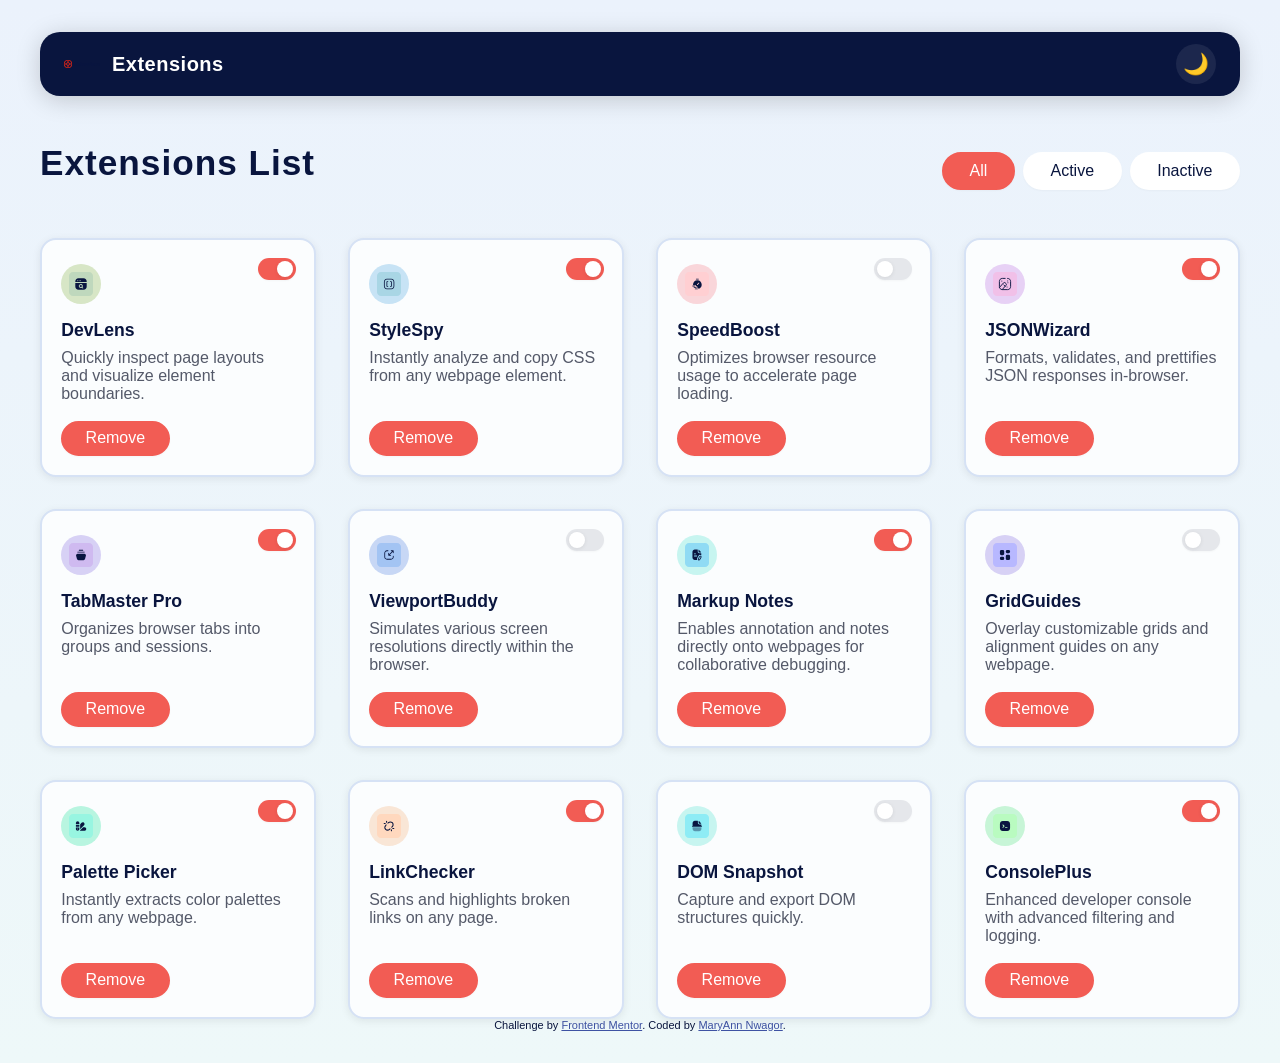
<file: index.html>
<!DOCTYPE html>
<html lang="en">
  <head>
    <meta charset="UTF-8" />
    <meta name="viewport" content="width=device-width, initial-scale=1.0" />
    <!-- displays site properly based on user's device -->

    <link
      rel="icon"
      type="image/png"
      sizes="32x32"
      href="./assets/images/favicon-32x32.png"
    />

    <title>Frontend Mentor | Browser extensions manager UI</title>

    <link rel="stylesheet" href="style.css" />
    <style>
      .attribution {
        font-size: 11px;
        text-align: center;
      }
      .attribution a {
        color: hsl(228, 45%, 44%);
      }
    </style>
  </head>
  <body>
    <div class="container">
      <!-- Top bar: logo, title, theme toggle -->
      <div class="topbar">
        <div class="topbar-left">
          <img src="./assets/images/logo.svg" alt="Extensions Logo" class="logo" />
          <span class="topbar-title">Extensions</span>
        </div>
        <button id="theme-toggle" aria-label="Toggle dark/light theme" class="theme-btn">🌙</button>
      </div>
      <!-- Main header and filters -->
      <header>
        <div class="header-flex">
          <h1>Extensions List</h1>
          <div class="filters">
            <button id="filter-all" class="active">All</button>
            <button id="filter-active">Active</button>
            <button id="filter-inactive">Inactive</button>
          </div>
        </div>
      </header>
      <!-- Main extension cards grid -->
      <main id="extensions-container"></main>
      <!-- Attribution footer -->
      <div class="attribution">
        Challenge by
        <a href="https://www.frontendmentor.io?ref=challenge">Frontend Mentor</a>.
        Coded by <a href="#">MaryAnn Nwagor</a>.
      </div>
      <script src="script.js"></script>
    </div>
  </body>
</html>
</file>
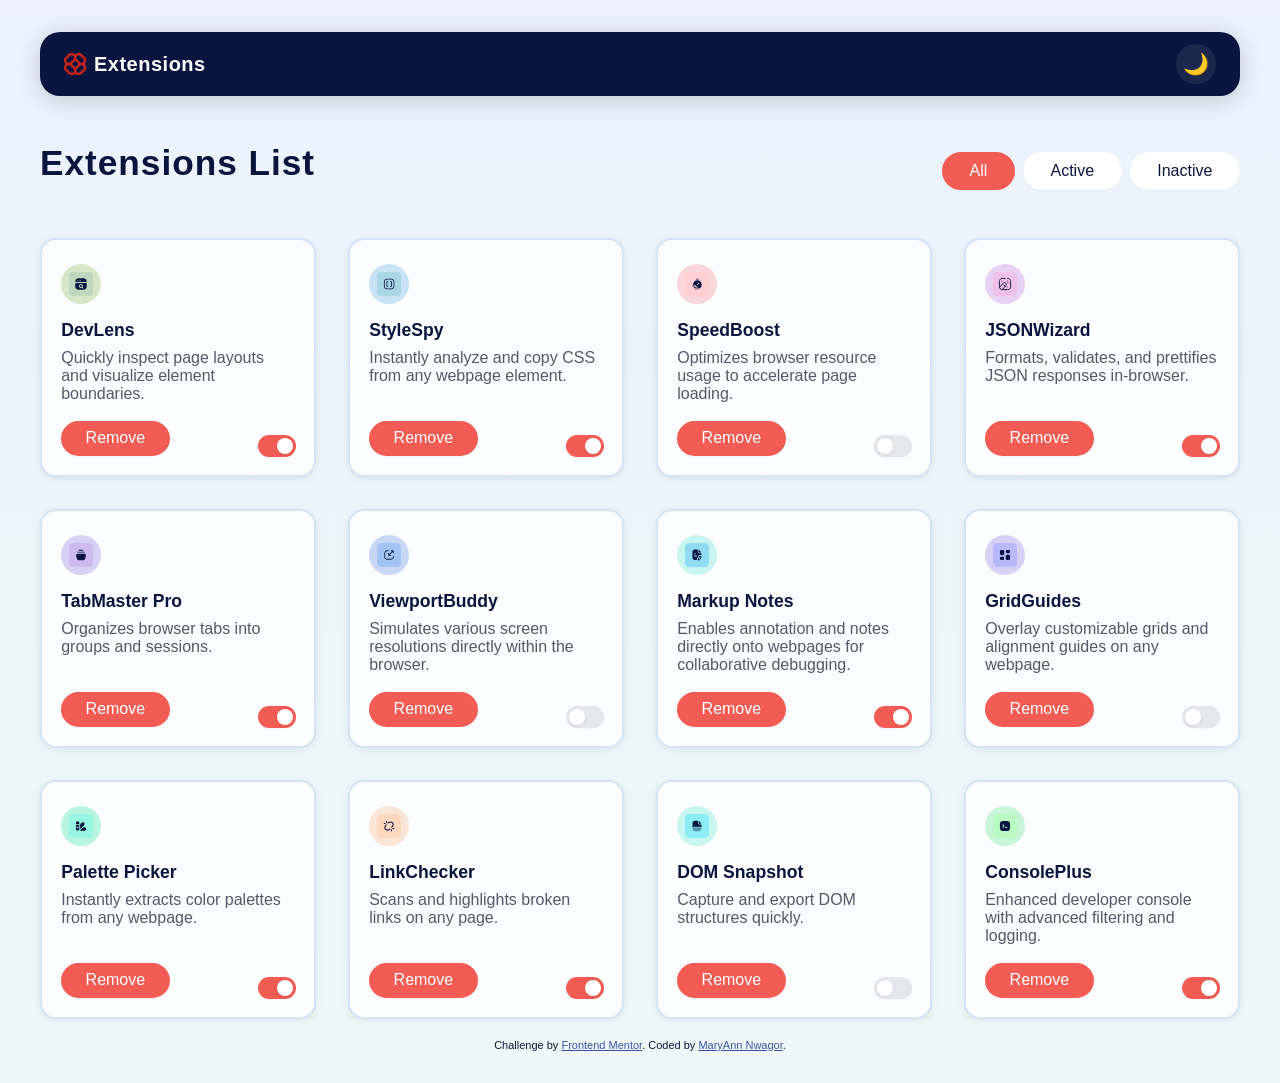
<file: docs/index.html>
<!DOCTYPE html>
<html lang="en">
  <head>
    <meta charset="UTF-8" />
    <meta name="viewport" content="width=device-width, initial-scale=1.0" />
    <!-- displays site properly based on user's device -->

    <link
      rel="icon"
      type="image/png"
      sizes="32x32"
      href="./assets/images/favicon-32x32.png"
    />

    <title>Frontend Mentor | Browser extensions manager UI</title>

    <link rel="stylesheet" href="style.css" />
    <style>
      .attribution {
        font-size: 11px;
        text-align: center;
      }
      .attribution a {
        color: hsl(228, 45%, 44%);
      }
    </style>
  </head>
  <body>
    <div class="container">
      <!-- Top bar: logo, title, theme toggle -->
      <div class="topbar">
        <div class="topbar-left">
          <img src="assets/images/logo.svg" alt="Extensions Logo" class="logo" />
          <span class="topbar-title">Extensions</span>
        </div>
        <button id="theme-toggle" aria-label="Toggle dark/light theme" class="theme-btn">🌙</button>
      </div>
      <!-- Main header and filters -->
      <header>
        <div class="header-flex">
          <h1>Extensions List</h1>
          <div class="filters">
            <button id="filter-all" class="active">All</button>
            <button id="filter-active">Active</button>
            <button id="filter-inactive">Inactive</button>
          </div>
        </div>
      </header>
      <!-- Main extension cards grid -->
      <main id="extensions-container"></main>
      <!-- Attribution footer -->
      <div class="attribution">
        Challenge by
        <a href="https://www.frontendmentor.io?ref=challenge">Frontend Mentor</a>.
        Coded by <a href="#">MaryAnn Nwagor</a>.
      </div>
      <script src="script.js"></script>
    </div>
  </body>
</html>
</file>
<file: style.css>
/* =========================
   Global & Variables
   ========================= */
* {
  margin: 0;
  padding: 0;
  box-sizing: border-box;
}

/* Color and gradient variables from style guide */
:root {
  --background: var(--light-gradient);
  --header-bg: #fff;
  --card-bg: var(--neutral-0);
  --card-border: var(--neutral-200);
  --text-main: var(--neutral-900);
  --text-secondary: var(--neutral-600);
  --filter-bg: #fff;
  --filter-active-bg: var(--red-400);
  --filter-active-color: #fff;
  --remove-btn-bg: var(--red-400);
  --remove-btn-hover: var(--red-700);

  /* Style guide colors */
  --light-gradient: linear-gradient(180deg, #EBF2FC 0%, #EEF8F9 100%);
  --dark-gradient: linear-gradient(180deg, #040918 0%, #091540 100%);
  --neutral-0: hsl(200, 60%, 99%);
  --neutral-100: hsl(0, 0%, 93%);
  --neutral-200: hsl(217, 61%, 90%);
  --neutral-300: hsl(0, 0%, 78%);
  --neutral-600: hsl(226, 11%, 37%);
  --neutral-700: hsl(225, 23%, 24%);
  --neutral-800: hsl(226, 25%, 17%);
  --neutral-900: hsl(227, 75%, 14%);
  --red-400: hsl(3, 86%, 64%);
  --red-500: hsl(3, 71%, 56%);
  --red-700: hsl(3, 77%, 44%);
}

/* Dark theme overrides */
body.dark-theme {
  --background: var(--dark-gradient);
  --header-bg: var(--neutral-900);
  --card-bg: var(--neutral-800);
  --card-border: var(--neutral-700);
  --text-main: var(--neutral-100);
  --text-secondary: var(--neutral-300);
  --filter-bg: var(--neutral-700);
  --filter-active-bg: var(--red-400);
  --filter-active-color: #fff;
  --remove-btn-bg: var(--red-400);
  --remove-btn-hover: var(--red-700);
}

/* =========================
   Base Styles
   ========================= */
body {
  font-family: 'Noto Sans', Arial, sans-serif;
  background: var(--background);
  color: var(--text-main);
  padding: 2rem;
  min-height: 100vh;
  transition: background 0.3s, color 0.3s;
}

.container {
  max-width: 1200px;
  margin: 0 auto;
}

/* =========================
   Top Bar (Design Header)
   ========================= */
.topbar {
  display: flex;
  align-items: center;
  justify-content: space-between;
  background: var(--neutral-900);
  border-radius: 20px;
  padding: 0.75rem 1.5rem;
  margin-bottom: 2.5rem;
  box-shadow: 0 4px 24px rgba(0,0,0,0.18);
  width: 100%;
  max-width: 1200px; /* Match grid/container width */
  margin-left: auto;
  margin-right: auto;
}
.topbar-left {
  display: flex;
  align-items: center;
  gap: 0.75rem;
}
.topbar .logo {
  width: 36px;
  height: 36px;
}
.topbar-title {
  font-family: 'Noto Sans', Arial, sans-serif;
  font-size: 1.25rem;
  font-weight: 700;
  color: #fff;
  letter-spacing: 0.5px;
}

/* Theme toggle button in topbar */
.theme-btn {
  background: rgba(255,255,255,0.08);
  border: none;
  border-radius: 50%;
  width: 40px;
  height: 40px;
  font-size: 1.3rem;
  display: flex;
  align-items: center;
  justify-content: center;
  cursor: pointer;
  transition: background 0.2s, color 0.2s;
  color: #fff;
}
.theme-btn:hover,
.theme-btn:focus {
  background: rgba(255,255,255,0.18);
  outline: none;
}
body.dark-theme .theme-btn {
  color: #ffe066;
}

/* =========================
   Header & Filters
   ========================= */
header {
  background: transparent;
  box-shadow: none;
  border-radius: 0;
  padding: 0 0 1.5rem 0;
  margin-bottom: 0.5rem;
  align-items: flex-start;
}

/* Flex row for heading and filters */
.header-flex {
  display: flex;
  align-items: center;
  justify-content: space-between;
  gap: 1.5rem;
  flex-wrap: wrap;
}

header h1 {
  font-size: 2.2rem;
  color: var(--neutral-900);
  font-weight: 700;
  letter-spacing: 1px;
  margin-bottom: 0;
}

body.dark-theme header h1 {
  color: #fff;
}

.filters {
  display: flex;
  gap: 0.5rem;
  margin-top: 0;
}

/* =========================
   Filter Buttons
   ========================= */
.filters {
  display: flex;
  gap: 0.5rem;
  margin-top: 1rem;
}

.filters button {
  padding: 0.5em 1.6em;
  border: 2px solid transparent;
  border-radius: 999px;
  background: var(--filter-bg);
  color: var(--text-main);
  font-size: 1em;
  font-weight: 500;
  cursor: pointer;
  transition: background 0.2s, color 0.2s, border 0.2s;
  box-shadow: 0 1px 2px rgba(0,0,0,0.03);
}
.filters button.active,
.filters button:focus {
  background: var(--filter-active-bg);
  color: var(--filter-active-color);
  border: 2px solid var(--filter-active-bg);
  outline: none;
}
.filters button:hover:not(.active) {
  background: var(--neutral-200);
  color: var(--text-main);
}

/* =========================
   Extensions Grid
   ========================= */
#extensions-container {
  display: grid;
  grid-template-columns: repeat(auto-fit, minmax(270px, 1fr));
  gap: 2rem;
  margin-top: 1.5rem;
}

/* =========================
   Extension Card
   ========================= */
.tool-card {
  background: var(--card-bg);
  padding: 1.5rem 1.2rem 1.2rem 1.2rem;
  border-radius: 16px;
  box-shadow: 0 2px 8px rgba(0,0,0,0.08);
  border: 2px solid var(--card-border);
  display: flex;
  flex-direction: column;
  align-items: flex-start;
  min-height: 180px;
  position: relative;
  transition: box-shadow 0.3s, transform 0.3s, border 0.2s;
}
.tool-card:hover {
  box-shadow: 0 6px 24px rgba(0,0,0,0.12);
  transform: translateY(-4px) scale(1.03);
  border: 2px solid var(--red-400);
}

.tool-card .icon-circle {
  width: 40px;
  height: 40px;
  border-radius: 50%;
  display: flex;
  align-items: center;
  justify-content: center;
  margin-bottom: 16px;
}
.tool-card .icon-circle img {
  width: 24px;
  height: 24px;
  object-fit: contain;
}

.tool-card h2 {
  font-size: 1.1em;
  font-weight: 700;
  margin: 0 0 8px 0;
  color: var(--text-main);
  border: none;
  padding-bottom: 0;
}

.tool-card p {
  font-size: 1em;
  color: var(--text-secondary);
  font-weight: 400;
  margin-bottom: 18px;
  min-height: 48px;
}

/* Remove button styled as in design */
.tool-card .remove-btn {
  margin-top: auto;
  align-self: flex-start;
  padding: 0.4em 1.4em;
  background: var(--remove-btn-bg);
  color: #fff;
  border: 2px solid var(--remove-btn-bg);
  border-radius: 999px;
  cursor: pointer;
  font-size: 1em;
  font-weight: 500;
  transition: background 0.2s, color 0.2s, border 0.2s;
  box-shadow: 0 1px 2px rgba(0,0,0,0.03);
}
.tool-card .remove-btn:hover,
.tool-card .remove-btn:focus {
  background: #fff;
  color: var(--remove-btn-bg);
  border: 2px solid var(--remove-btn-bg);
  outline: none;
}

/* =========================
   Toggle Switch
   ========================= */
.switch {
  position: absolute;
  top: 18px;
  right: 18px;
  display: flex;
  align-items: center;
}
.switch input {
  opacity: 0;
  width: 0;
  height: 0;
}
.slider {
  position: relative;
  width: 38px;
  height: 22px;
  background: #e5e7eb;
  border-radius: 22px;
  transition: background 0.2s;
  cursor: pointer;
  display: inline-block;
  box-shadow: 0 1px 2px rgba(0,0,0,0.03);
}
.slider:before {
  content: "";
  position: absolute;
  left: 3px;
  top: 3px;
  width: 16px;
  height: 16px;
  background: #fff;
  border-radius: 50%;
  transition: transform 0.2s;
  box-shadow: 0 1px 4px rgba(0,0,0,0.08);
}
input:checked + .slider {
  background: var(--red-400);
}
input:checked + .slider:before {
  transform: translateX(16px);
}
body.dark-theme .slider {
  background: #374151;
}
body.dark-theme input:checked + .slider {
  background: var(--red-400);
}

/* =========================
   Responsive Design
   ========================= */
@media (max-width: 700px) {
  .container {
    padding: 1rem;
  }
  header {
    padding: 1.2rem 1rem 1rem 1rem;
  }
  #extensions-container {
    grid-template-columns: 1fr;
    gap: 1.2rem;
  }
  .tool-card {
    width: 100%;
    min-width: 0;
  }
}

/* =========================
   Accessibility & Focus
   ========================= */
button:focus,
input:focus,
.filters button:focus {
  outline: 2px solid var(--red-400);
  outline-offset: 2px;
}


/* Responsive adjustments */
@media (max-width: 700px) {
  .container {
    padding: 1rem;
  }
  header {
    padding: 1.2rem 1rem 1rem 1rem;
  }
  #extensions-container {
    grid-template-columns: 1fr;
    gap: 1.2rem;
  }
  .tool-card {
    width: 100%;
    min-width: 0;
  }
}
</file>
<file: docs/style.css>
/* =========================
   Global & Variables
   ========================= */
* {
  margin: 0;
  padding: 0;
  box-sizing: border-box;
}

/* Color and gradient variables from style guide */
:root {
  --background: var(--light-gradient);
  --header-bg: #fff;
  --card-bg: var(--neutral-0);
  --card-border: var(--neutral-200);
  --text-main: var(--neutral-900);
  --text-secondary: var(--neutral-600);
  --filter-bg: #fff;
  --filter-active-bg: var(--red-400);
  --filter-active-color: #fff;
  --remove-btn-bg: var(--red-400);
  --remove-btn-hover: var(--red-700);

  /* Style guide colors */
  --light-gradient: linear-gradient(180deg, #EBF2FC 0%, #EEF8F9 100%);
  --dark-gradient: linear-gradient(180deg, #040918 0%, #091540 100%);
  --neutral-0: hsl(200, 60%, 99%);
  --neutral-100: hsl(0, 0%, 93%);
  --neutral-200: hsl(217, 61%, 90%);
  --neutral-300: hsl(0, 0%, 78%);
  --neutral-600: hsl(226, 11%, 37%);
  --neutral-700: hsl(225, 23%, 24%);
  --neutral-800: hsl(226, 25%, 17%);
  --neutral-900: hsl(227, 75%, 14%);
  --red-400: hsl(3, 86%, 64%);
  --red-500: hsl(3, 71%, 56%);
  --red-700: hsl(3, 77%, 44%);
}

/* Dark theme overrides */
body.dark-theme {
  --background: var(--dark-gradient);
  --header-bg: var(--neutral-900);
  --card-bg: var(--neutral-800);
  --card-border: var(--neutral-700);
  --text-main: var(--neutral-100);
  --text-secondary: var(--neutral-300);
  --filter-bg: var(--neutral-700);
  --filter-active-bg: var(--red-400);
  --filter-active-color: #fff;
  --remove-btn-bg: var(--red-400);
  --remove-btn-hover: var(--red-700);
}

/* =========================
   Base Styles
   ========================= */
body {
  font-family: 'Noto Sans', Arial, sans-serif;
  background: var(--background);
  color: var(--text-main);
  padding: 2rem;
  min-height: 100vh;
  transition: background 0.3s, color 0.3s;
}

.container {
  max-width: 1200px;
  margin: 0 auto;
}

/* =========================
   Top Bar (Design Header)
   ========================= */
.topbar {
  display: flex;
  align-items: center;
  justify-content: space-between;
  background: var(--neutral-900);
  border-radius: 20px;
  padding: 0.75rem 1.5rem;
  margin-bottom: 2.5rem;
  box-shadow: 0 4px 24px rgba(0,0,0,0.18);
  width: 100%;
  max-width: 1200px; /* Match grid/container width */
  margin-left: auto;
  margin-right: auto;
}
.topbar-left {
  display: flex;
  align-items: center;
}

.topbar .logo {
  width: 100px;
  height: 36px;
}

.topbar-title {
  font-family: 'Noto Sans', Arial, sans-serif;
  font-size: 1.25rem;
  font-weight: 700;
  color: #fff;
  letter-spacing: 0.5px;
  margin-left: -70px;
}

/* Theme toggle button in topbar */
.theme-btn {
  background: rgba(255,255,255,0.08);
  border: none;
  border-radius: 50%;
  width: 40px;
  height: 40px;
  font-size: 1.3rem;
  display: flex;
  align-items: center;
  justify-content: center;
  cursor: pointer;
  transition: background 0.2s, color 0.2s;
  color: #fff;
}
.theme-btn:hover,
.theme-btn:focus {
  background: rgba(255,255,255,0.18);
  outline: none;
}
body.dark-theme .theme-btn {
  color: #ffe066;
}

/* =========================
   Header & Filters
   ========================= */
header {
  background: transparent;
  box-shadow: none;
  border-radius: 0;
  padding: 0 0 1.5rem 0;
  margin-bottom: 0.5rem;
  align-items: flex-start;
}

/* Flex row for heading and filters */
.header-flex {
  display: flex;
  align-items: center;
  justify-content: space-between;
  gap: 1.5rem;
  flex-wrap: wrap;
}

header h1 {
  font-size: 2.2rem;
  color: var(--neutral-900);
  font-weight: 700;
  letter-spacing: 1px;
  margin-bottom: 0;
}

body.dark-theme header h1 {
  color: #fff;
}

.filters {
  display: flex;
  gap: 0.5rem;
  margin-top: 0;
}

/* =========================
   Filter Buttons
   ========================= */
.filters {
  display: flex;
  gap: 0.5rem;
  margin-top: 1rem;
}

.filters button {
  padding: 0.5em 1.6em;
  border: 2px solid transparent;
  border-radius: 999px;
  background: var(--filter-bg);
  color: var(--text-main);
  font-size: 1em;
  font-weight: 500;
  cursor: pointer;
  transition: background 0.2s, color 0.2s, border 0.2s;
  box-shadow: 0 1px 2px rgba(0,0,0,0.03);
}
.filters button.active,
.filters button:focus {
  background: var(--filter-active-bg);
  color: var(--filter-active-color);
  border: 2px solid var(--filter-active-bg);
  outline: none;
}
.filters button:hover:not(.active) {
  background: var(--neutral-200);
  color: var(--text-main);
}

/* =========================
   Extensions Grid
   ========================= */
#extensions-container {
  display: grid;
  grid-template-columns: repeat(auto-fit, minmax(270px, 1fr));
  gap: 2rem;
  margin-top: 1.5rem;
}

/* =========================
   Extension Card
   ========================= */
.tool-card {
  background: var(--card-bg);
  padding: 1.5rem 1.2rem 1.2rem 1.2rem;
  border-radius: 16px;
  box-shadow: 0 2px 8px rgba(0,0,0,0.08);
  border: 2px solid var(--card-border);
  display: flex;
  flex-direction: column;
  align-items: flex-start;
  min-height: 180px;
  position: relative;
  transition: box-shadow 0.3s, transform 0.3s, border 0.2s;
}
.tool-card:hover {
  box-shadow: 0 6px 24px rgba(0,0,0,0.12);
  transform: translateY(-4px) scale(1.03);
  border: 2px solid var(--red-400);
}

.tool-card .icon-circle {
  width: 40px;
  height: 40px;
  border-radius: 50%;
  display: flex;
  align-items: center;
  justify-content: center;
  margin-bottom: 16px;
}
.tool-card .icon-circle img {
  width: 24px;
  height: 24px;
  object-fit: contain;
}

.tool-card h2 {
  font-size: 1.1em;
  font-weight: 700;
  margin: 0 0 8px 0;
  color: var(--text-main);
  border: none;
  padding-bottom: 0;
}

.tool-card p {
  font-size: 1em;
  color: var(--text-secondary);
  font-weight: 400;
  margin-bottom: 18px;
  min-height: 48px;
}

/* Remove button styled as in design */
.tool-card .remove-btn {
  margin-top: auto;
  align-self: flex-start;
  padding: 0.4em 1.4em;
  background: var(--remove-btn-bg);
  color: #fff;
  border: 2px solid var(--remove-btn-bg);
  border-radius: 999px;
  cursor: pointer;
  font-size: 1em;
  font-weight: 500;
  transition: background 0.2s, color 0.2s, border 0.2s;
  box-shadow: 0 1px 2px rgba(0,0,0,0.03);
}
.tool-card .remove-btn:hover,
.tool-card .remove-btn:focus {
  background: #fff;
  color: var(--remove-btn-bg);
  border: 2px solid var(--remove-btn-bg);
  outline: none;
}

/* =========================
   Toggle Switch
   ========================= */
.switch {
  position: absolute;
  bottom: 18px;
  right: 18px;
  display: flex;
  align-items: center;
}
.switch input {
  opacity: 0;
  width: 0;
  height: 0;
}
.slider {
  position: relative;
  width: 38px;
  height: 22px;
  background: #e5e7eb;
  border-radius: 22px;
  transition: background 0.2s;
  cursor: pointer;
  display: inline-block;
  box-shadow: 0 1px 2px rgba(0,0,0,0.03);
}
.slider:before {
  content: "";
  position: absolute;
  left: 3px;
  top: 3px;
  width: 16px;
  height: 16px;
  background: #fff;
  border-radius: 50%;
  transition: transform 0.2s;
  box-shadow: 0 1px 4px rgba(0,0,0,0.08);
}
input:checked + .slider {
  background: var(--red-400);
}
input:checked + .slider:before {
  transform: translateX(16px);
}
body.dark-theme .slider {
  background: #374151;
}
body.dark-theme input:checked + .slider {
  background: var(--red-400);


}

.attribution{
margin-top: 20px;
}

/* =========================
   Responsive Design
   ========================= */
@media (max-width: 700px) {
  .container {
    padding: 1rem;
  }
  header {
    padding: 1.2rem 1rem 1rem 1rem;
  }
  #extensions-container {
    grid-template-columns: 1fr;
    gap: 1.2rem;
  }
  .tool-card {
    width: 100%;
    min-width: 0;
  }
 

.main-logo{
width: 36px;
height: 36px;
}
}

/* =========================
   Accessibility & Focus
   ========================= */
button:focus,
input:focus,
.filters button:focus {
  outline: 2px solid var(--red-400);
  outline-offset: 2px;
}
</file>
